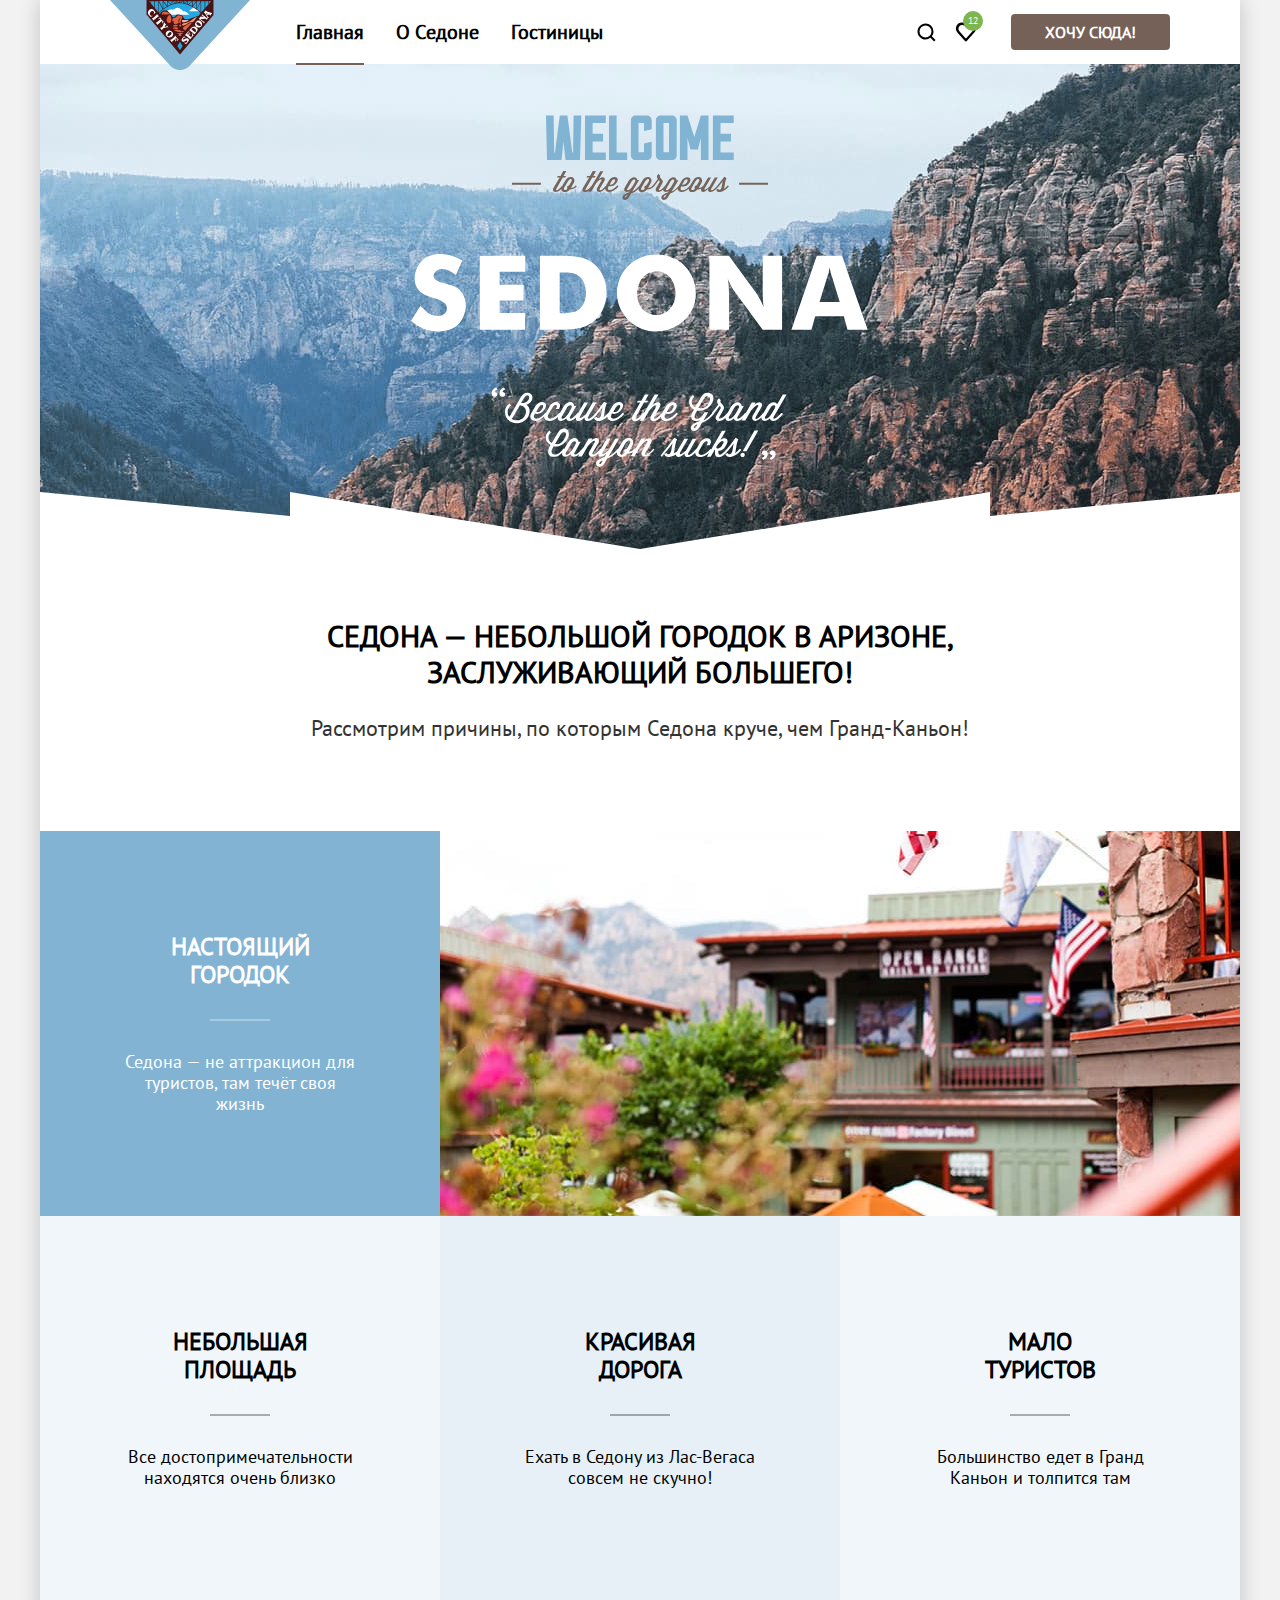
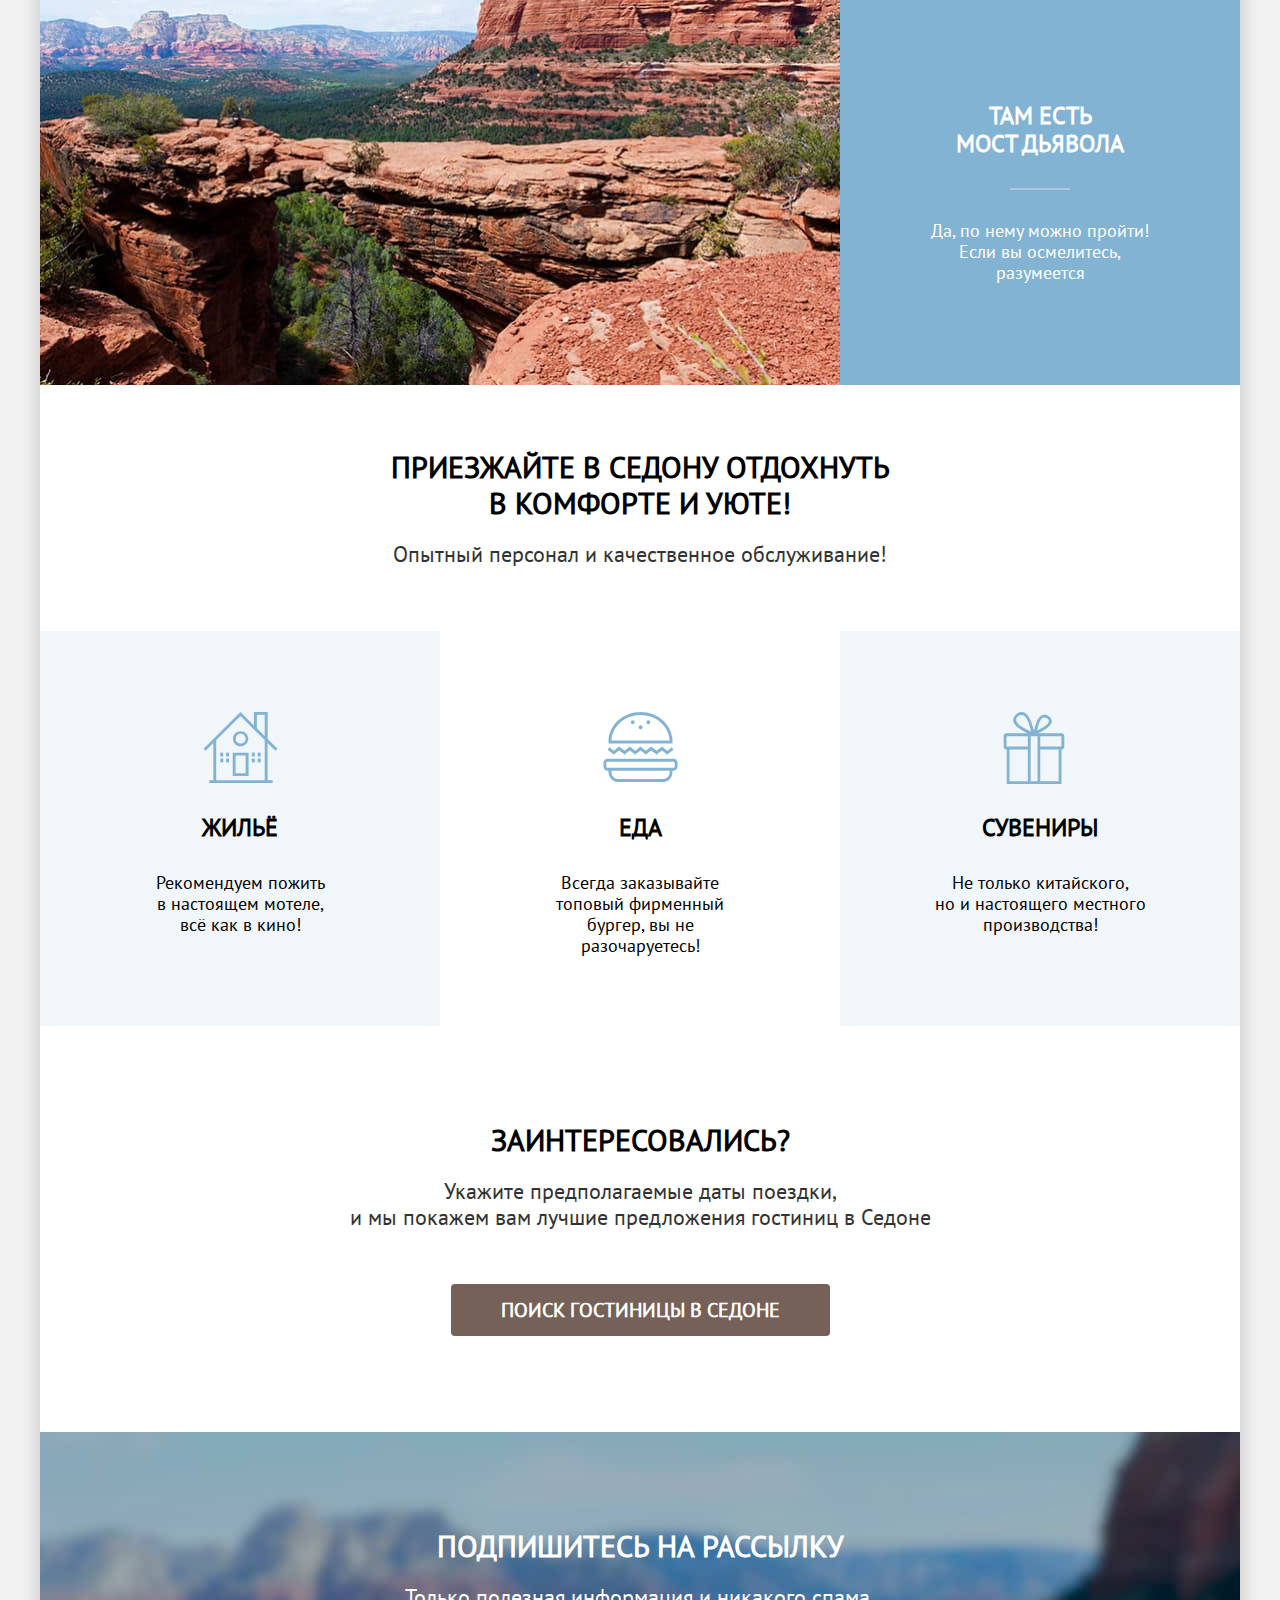
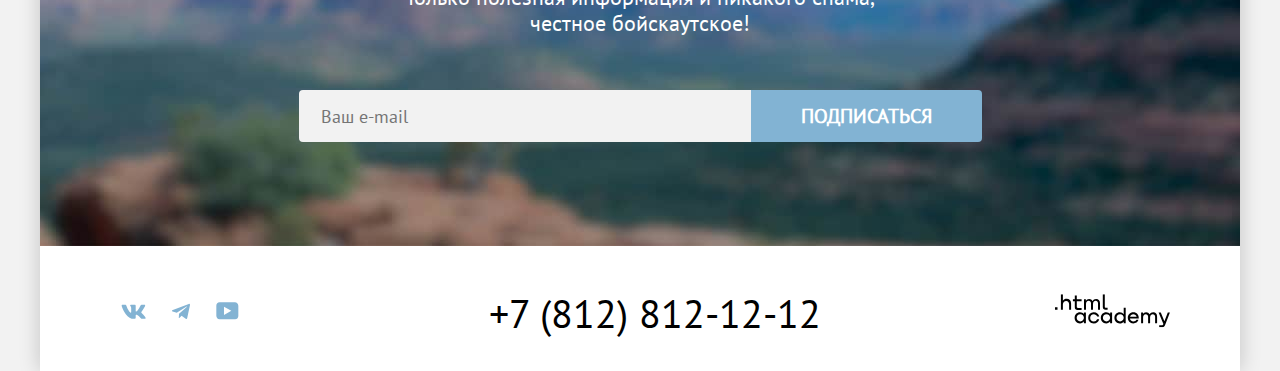
<file: index.html>
<!DOCTYPE html>
<html lang="ru">

<head>
  <meta charset="utf-8" />
  <meta name="viewport" content="width=device-width, initial-scale=1.0">
  <title>HTML Academy: Седона</title>
  <link rel="stylesheet" href="styles/styles.css" />
  <link rel="icon" href="favicon.ico">
  <link rel="icon" type="image/png" sizes="32x32" href="images/favicon.png">
</head>

<body>
  <div class="container">
    <!-- header -->
    <header class="header">
      <a class="header-logo" aria-current="page" href="index.html"><img src="images/logo.svg" class="logo-display"
          width="140" height="70" alt="Логотип сайта Седона" /></a>
      <nav class="header__navigation">
        <ul class="header__navigation-list">
          <li class="header__navigation-item">
            <a class="header__navigation-link header__navigation-link-current" aria-current="page"
              href="index.html">Главная</a>
          </li>
          <li class="header__navigation-item">
            <a class="header__navigation-link" href="#">О Cедоне</a>
          </li>
          <li class="header__navigation-item">
            <a class="header__navigation-link" href="catalog.html">Гостиницы</a>
          </li>
        </ul>
      </nav>
      <ul class="header__navigation-btn">
        <li class="header__navigation-icon">
          <a href="#" class="icon icon-search">
            <span class="visually-hidden">Поиск</span>
          </a>
        </li>
        <li class="header__navigation-icon">
          <a href="#" class="icon icon-favorites">
            <span class="visually-hidden">Избранное</span>
            <span class="header__navigation-favorites">12</span>
          </a>
        </li>
      </ul>
      <button class="button button__header" type="button">Хочу сюда!</button>
    </header>
    <!-- main -->
    <main class="main-inner">
      <section class="intro">
        <h1 class="visually-hidden">Седона - городок для отдыха</h1>
        <img class="intro__welcome" src="images/welcome/welcome.svg" width="458" height="352"
          alt="Добро пожаловать в великолепную Седону, потому что Гранд-Каньон — отстой!" />
      </section>
      <!-- advantages -->
      <section class="advantages">
        <div class="advantages__container">
          <p class="advantages__title"> Седона — небольшой городок в Аризоне, <span class="break">заслуживающий
              большего!</span></p>
          <h2 class="advantages__subtitle">Рассмотрим причины, по которым Седона круче, чем Гранд-Каньон!</h2>
        </div>
        <ul class="advantages__list">
          <li class="advantages__item advantages__item-wide">
            <div class="advantages__wrapper">
              <div class="advantages__item-wrapper">
                <h3 class="advantages__heading line-bottom">Настоящий городок</h3>
                <p class="advantages__text">Седона — не аттракцион для туристов, там течёт своя жизнь</p>
              </div>
              <img class="advantages__image" src="images/city.jpg" width="800" height="385"
                alt="Маленький городок Седона на фоне природы" />
            </div>
          </li>
          <li class="advantages__item">
            <h3 class="advantages__heading line-bottom line-bottom--dark">Небольшая площадь</h3>
            <p class="advantages__text">Все достопримечательности находятся очень близко</p>
          </li>
          <li class="advantages__item">
            <h3 class="advantages__heading line-bottom line-bottom--dark">Красивая<span class="break"></span>дорога</h3>
            <p class="advantages__text">Ехать в Седону из Лас-Вегаса совсем не скучно!</p>
          </li>
          <li class="advantages__item">
            <h3 class="advantages__heading line-bottom line-bottom--dark">Мало<span class="break"></span>туристов</h3>
            <p class="advantages__text">Большинство едет в Гранд Каньон и толпится там</p>
          </li>
          <li class="advantages__item advantages__item-wide">
            <div class="advantages__wrapper">
              <div class="advantages__item-wrapper">
                <h3 class="advantages__heading line-bottom">Там есть<span class="break"></span>мост дьявола</h3>
                <p class="advantages__text">Да, по нему можно пройти! Если вы осмелитесь, разумеется</p>
              </div>
              <img class="advantages__image advantages__image-bridge" src="images/bridge.jpg" width="800" height="385"
                alt="Мост дьявола из камней в каньоне на фоне гор" />
            </div>

          </li>
        </ul>
      </section>
      <!-- services -->
      <section class="services">
        <div class="services__wrapper">
          <h2 class="services__title">Приезжайте в Седону отдохнуть <span class="break">в комфорте и уюте!</span></h2>
          <p class="services__subtitle">Опытный персонал и качественное обслуживание!</p>
        </div>
        <ul class="services__list">
          <li class="services__item ">
            <h3 class="services__heading services__heading-home">Жильё</h3>
            <p class="services__text">Рекомендуем пожить <span class="break"></span> в настоящем мотеле, <span
                class="break"></span> всё как в кино!</p>
          </li>
          <li class="services__item services__item--light">
            <h3 class="services__heading services__heading-food">Еда</h3>
            <p class="services__text">Всегда заказывайте <span class="break"></span> топовый фирменный бургер, вы не
              разочаруетесь!</p>
          </li>
          <li class="services__item ">
            <h3 class="services__heading services__heading-souvenirs">Сувениры</h3>
            <p class="services__text">Не только китайского,<span class="break"></span> но и настоящего местного
              производства!</p>
          </li>
        </ul>
      </section>
      <!-- hotel-search -->
      <section class="hotel-search">
        <h2 class="visually-hidden">Поиск гостиниц</h2>
        <p class="hotel-search__title">Заинтересовались?</p>
        <p class="hotel-search__subtitle">Укажите предполагаемые даты поездки, <span class="break">и мы покажем вам
            лучшие предложения гостиниц в Седоне</span></p>
        <button class="button button_big" type="button">Поиск гостиницы в Седоне</button>
      </section>
      <!-- newsletter -->
      <section class="newsletter newsletter-background-image">
        <h2 class="newsletter__title">Подпишитесь на рассылку</h2>
        <p class="newsletter__subtitle">Только полезная информация и никакого спама, <span class="break"></span>честное
          бойскаутское!</p>
        <form class="newsletter__form" action="https://echo.htmlacademy.ru/" method="post">
          <label for="email" class="visually-hidden">Введите Вашу электронную почту</label>
          <input class="newsletter__form-input" type="email" name="newsletter-email" placeholder="Ваш e-mail" id="email"
            required />
          <button class="button button_submit" type="submit">Подписаться</button>
        </form>
      </section>

    </main>
    <!-- footer -->
    <footer class="footer">

      <section class="social">
        <h2 class="visually-hidden">Социальные сети</h2>
        <ul class="social__list">
          <li>
            <a class="social__link" href="https://vk.com/htmlacademy">
              <svg width="25" height="15" viewBox="0 0 25 15" xmlns="http://www.w3.org/2000/svg" aria-hidden="true"
                focusable="false">
                <path fill-rule="evenodd" clip-rule="evenodd"
                  d="M24.12 1.8c.16-.54 0-.94-.8-.94H20.7c-.67 0-.98.34-1.15.73 0 0-1.33 3.2-3.22 5.27-.61.6-.9.8-1.23.8-.16 0-.41-.2-.41-.75v-5.1c0-.66-.19-.95-.74-.95H9.82c-.42 0-.67.3-.67.59 0 .62.95.76 1.04 2.51v3.8c0 .83-.15.98-.48.98-.9 0-3.06-3.2-4.34-6.88-.25-.72-.5-1-1.18-1H1.57c-.75 0-.9.34-.9.73 0 .68.89 4.07 4.14 8.55 2.17 3.06 5.23 4.72 8 4.72 1.68 0 1.88-.37 1.88-1v-2.32c0-.74.16-.88.7-.88.38 0 1.05.19 2.6 1.66 1.79 1.75 2.08 2.54 3.08 2.54h2.63c.75 0 1.12-.37.9-1.1-.23-.72-1.08-1.77-2.2-3.02-.62-.71-1.54-1.48-1.82-1.86-.39-.5-.28-.71 0-1.15 0 0 3.2-4.42 3.54-5.93Z" />
              </svg>
              <span class="visually-hidden">Вконтакте</span>
            </a>
          </li>
          <li>
            <a class="social__link" href="https://t.me/htmlacademy">
              <svg width="18" height="17" viewBox="0 0 18 17" xmlns="http://www.w3.org/2000/svg" aria-hidden="true"
                focusable="false">
                <path
                  d="M16.79.96.84 7.1c-1.09.44-1.08 1.05-.2 1.32l4.1 1.28 9.47-5.98c.44-.27.85-.13.52.17l-7.68 6.93-.28 4.22c.41 0 .6-.2.83-.41l1.99-1.94 4.13 3.06c.77.42 1.31.2 1.5-.71l2.72-12.8c.28-1.1-.43-1.61-1.16-1.28Z" />
              </svg>
              <span class="visually-hidden">Телеграм</span>
            </a>
          </li>
          <li>
            <a class="social__link" href="https://www.youtube.com/user/htmlacademyru">
              <svg width="23" height="18" viewBox="0 0 23 18" xmlns="http://www.w3.org/2000/svg" aria-hidden="true"
                focusable="false">
                <path
                  d="M18.94.36H3.51C1.65.36.33 1.95.33 3.76v10.09c0 1.91 1.32 3.5 3.18 3.5h15.65c1.64 0 3.17-1.59 3.17-3.4V3.76c-.22-1.8-1.53-3.4-3.39-3.4ZM7.99 12.89V4.82l7.34 4.04-7.34 4.03Z" />
              </svg>
              <span class="visually-hidden">Ютуб</span>
            </a>
          </li>
        </ul>
      </section>

      <section class="telephone__number">
        <h2 class="visually-hidden">Контактный телефон</h2>
        <a class="footer-telephone__number" href="tel:+78128121212">+7 (812) 812-12-12</a>
      </section>

      <section class="partners">
        <h2 class="visually-hidden">Партнеры</h2>
        <a class="footer__logo" href="https://htmlacademy.ru/">
          <svg width="115" height="34" viewBox="0 0 115 34" xmlns="http://www.w3.org/2000/svg" role="img"
            aria-label="htmlacademy">
            <g clip-path="url(#a)">
              <path
                d="M0 13.26v2.6h2.5v-2.6H0ZM11.6 4.86c-1.6 0-2.8.7-3.6 1.7h-.1V.36h-2v15.5h2v-5.3c0-2.1 1.3-3.6 3.3-3.6 1.8 0 2.9 1.4 2.9 3.2v5.7h2v-6.1c.1-3-1.8-4.9-4.5-4.9ZM26.6 5.16h-4.8v-3.7h-2v3.8h-1.9v2h1.9v6c0 1.7 1 2.7 2.7 2.7h4.1v-2h-3.7c-.7 0-1.1-.4-1.1-1.1v-5.7h4.8v-2ZM41.1 4.96c-1.6 0-2.9.8-3.5 2.1h-.1c-.6-1.2-1.8-2.1-3.4-2.1-1.4 0-2.5.8-3.1 1.8h-.1v-1.6H29v10.6h2v-5.4c0-2 1-3.5 2.6-3.5 1.5 0 2.4 1 2.4 2.6v6.3h2v-5.6c0-2.4 1.4-3.3 2.6-3.3 1.5 0 2.4 1 2.4 2.6v6.3h2v-6.5c.1-2.5-1.4-4.3-3.9-4.3ZM47.8 13.06c0 1.7 1 2.7 2.8 2.7h2v-2h-1.7c-.7 0-1.1-.4-1.1-1.1V.36h-2v12.7ZM28.9 20.06c-.9-1.1-2.2-1.8-3.9-1.8-3.1 0-5.4 2.3-5.4 5.6s2.3 5.6 5.4 5.6c1.8 0 3-.8 3.8-1.9h.1v1.6h2v-10.6h-2v1.5Zm-3.6 7.4c-2.2 0-3.6-1.6-3.6-3.6s1.4-3.6 3.6-3.6 3.6 1.6 3.6 3.6c0 1.9-1.4 3.6-3.6 3.6ZM44.2 22.36c-.5-2.4-2.6-4.1-5.4-4.1a5.4 5.4 0 0 0-5.6 5.6c0 3.1 2.2 5.6 5.6 5.6 2.8 0 4.9-1.8 5.4-4.2h-2.1a3.4 3.4 0 0 1-3.3 2.3c-2.2 0-3.6-1.6-3.6-3.6s1.4-3.6 3.6-3.6c1.6 0 2.8 1 3.3 2.2h2.1v-.2ZM55.1 20.06c-.9-1.1-2.2-1.8-3.9-1.8-3.1 0-5.4 2.3-5.4 5.6s2.3 5.6 5.4 5.6c1.8 0 3-.8 3.8-1.9h.1v1.6h2v-10.6h-2v1.5Zm-3.6 7.4c-2.2 0-3.6-1.6-3.6-3.6s1.4-3.6 3.6-3.6 3.6 1.6 3.6 3.6c0 1.9-1.5 3.6-3.6 3.6ZM68.7 20.16c-.9-1.1-2.2-1.9-3.9-1.9-3.1 0-5.4 2.3-5.4 5.6s2.2 5.6 5.4 5.6c1.7 0 3-.8 3.8-1.8h.1v1.5h2v-15.4h-2v6.4Zm-3.6 7.3c-2.2 0-3.6-1.6-3.6-3.6s1.4-3.6 3.6-3.6 3.6 1.6 3.6 3.6c-.1 2-1.5 3.6-3.6 3.6ZM78.3 18.26c-3.3 0-5.5 2.5-5.5 5.6 0 3 2.1 5.6 5.5 5.6 2.5 0 4.5-1.3 5.2-3.6h-2.1c-.5 1-1.6 1.6-3 1.6-1.9 0-3.3-1.3-3.4-2.9h8.8c.2-3.6-2-6.3-5.5-6.3Zm0 1.9c1.7 0 3 1 3.3 2.6h-6.5c.3-1.5 1.5-2.6 3.2-2.6ZM98.2 18.26c-1.6 0-2.9.8-3.6 2h-.1c-.6-1.2-1.8-2-3.4-2-1.4 0-2.5.7-3.1 1.8v-1.5h-1.9v10.6h2v-5.4c0-2 1-3.4 2.6-3.5 1.5 0 2.4 1 2.4 2.6v6.3h2v-5.6c0-2.4 1.4-3.3 2.6-3.3 1.5 0 2.4 1 2.4 2.6v6.3h2v-6.5c.1-2.6-1.4-4.4-3.9-4.4ZM109.4 27.36l-3.6-8.9h-2.2l4.8 11.6c-.3.9-.7 1.2-1.7 1.2h-2.5v2h2.5c1.8 0 2.8-.8 3.5-2.6l4.7-12.2h-2.1l-3.4 8.9Z" />
            </g>
            <defs>
              <clipPath id="a">
                <path fill="#fff" transform="translate(0 .36)" d="M0 0h115v33H0z" />
              </clipPath>
            </defs>
          </svg>
        </a>
      </section>
    </footer>
  </div>

  <!-- Модальное окно -->
  <div class="modal-container modal-container-close">
    <div class="modal modal-search">
      <button class="modal-close-button" type="button">
        <span class="visually-hidden">Закрыть</span>
        <svg width="20" height="20" viewBox="0 0 20 20" fill="currentColor" xmlns="http://www.w3.org/2000/svg" role="img">
          <path d="M17 4.3 15.7 3 10 8.7 4.3 3 3 4.3 8.7 10 3 15.7 4.3 17l5.7-5.7 5.7 5.7 1.3-1.3-5.7-5.7L17 4.3Z" />
        </svg>
      </button>
      <section class="modal-content">
        <h2 class="modal-title">Поиск гостиницы в Седоне</h2>
        <form class="search-form" action="https://echo.htmlacademy.ru/" method="get">

          <p class="search-wrapper">
            <label class="search-label" for="arrival-date">Дата заезда:</label>
            <input class="field field-search" type="text" name="arrival-date" placeholder="Укажите дату"
              value="27 апреля 2020" id="arrival-date" />
          </p>
          <p class="search-text past">Мы не можем отправить вас в прошлое.</p>

          <p class="search-wrapper">
            <label class="search-label search-label--departure" for="departure-date">Дата выезда:</label>
            <input class="field field-search" type="text" name="departure-date" placeholder="Укажите дату"
              value="1 сентября 2023" id="departure-date" />
          </p>
          <p class="search-text">На эти даты есть свободные номера. Пока есть.</p>

          <div class="search-flex-container">
            <p class="search-wrapper search-wrapper--short">
              <label class="search-label search-label-short" for="adults">Взрослые:</label>
              <button class="button-amount button-minus" type="button">
                <span class="visually-hidden">Уменьшить количество</span>
                <svg width="20" height="20" viewBox="0 0 20 20" fill="currentColor" xmlns="http://www.w3.org/2000/svg" role="img">
                  <path d="M3 9v2h14V9H3Z" /></svg>
              </button>
              <input class="field field-search-short" type="number" name="adults" id="adults" value="2" min="1"
                max="15" />
              <button class="button-amount button-plus" type="button">
                <span class="visually-hidden">Увеличить количество</span>
                <svg width="20" height="20" viewBox="0 0 20 20" fill="currentColor" xmlns="http://www.w3.org/2000/svg" role="img">
                  <path d="M17 9h-6V3H9v6H3v2h6v6h2v-6h6V9Z" /></svg>
              </button>
            </p>
            <p class="search-wrapper">
              <span class="search-label form-label-icon">
                <label class="search-label search-label-short search-label-info" for="kids">Дети:</label>
                <span class="tooltip">
                  <button class="tooltip-toggle" type="button" id="tooltip-label-kids">
                    <span class="visually-hidden">Информационная кнопка</span>
                    <svg class="tooltip-icon" width="26" height="26" viewBox="0 0 26 26" fill="none" role="img"
                      xmlns="http://www.w3.org/2000/svg">
                      <circle cx="13" cy="13" r="13" />
                      <path fill-rule="evenodd" clip-rule="evenodd" d="M12 7H14V9H12V7ZM14 19H12V10H14V19Z"
                        fill="white" />
                    </svg>
                  </button>
                  <span class="tooltip-text" role="tooltip" aria-labelledby="tooltip-label-kids">Укажите количество
                    детей,<span class="break"></span> которые будут с вами, возраст которых от 6 до 18 лет.Дети<span
                      class="break"></span> до 6 лет размещаются<span class="break"></span> бесплатно.</span>
                </span>
              </span>
              <button class="button-amount button-minus" type="button">
                <span class="visually-hidden">Уменьшить количество</span>
                <svg width="20" height="20" viewBox="0 0 20 20" fill="currentColor" xmlns="http://www.w3.org/2000/svg" role="img">
                  <path d="M3 9v2h14V9H3Z" /></svg>
              </button>
              <input class="field field-search-short" type="number" name="kids" id="kids" value="2" min="0" max="20" />
              <button class="button-amount button-plus" type="button">
                <span class="visually-hidden">Увеличить количество</span>
                <svg width="20" height="20" viewBox="0 0 20 20" fill="currentColor" xmlns="http://www.w3.org/2000/svg" role="img">
                  <path d="M17 9h-6V3H9v6H3v2h6v6h2v-6h6V9Z" /></svg>
              </button>
            </p>
          </div>
          <button class="button button-white button-white-search" type="submit">Найти</button>
        </form>
      </section>
    </div>
  </div>

</body>

</html>
</file>
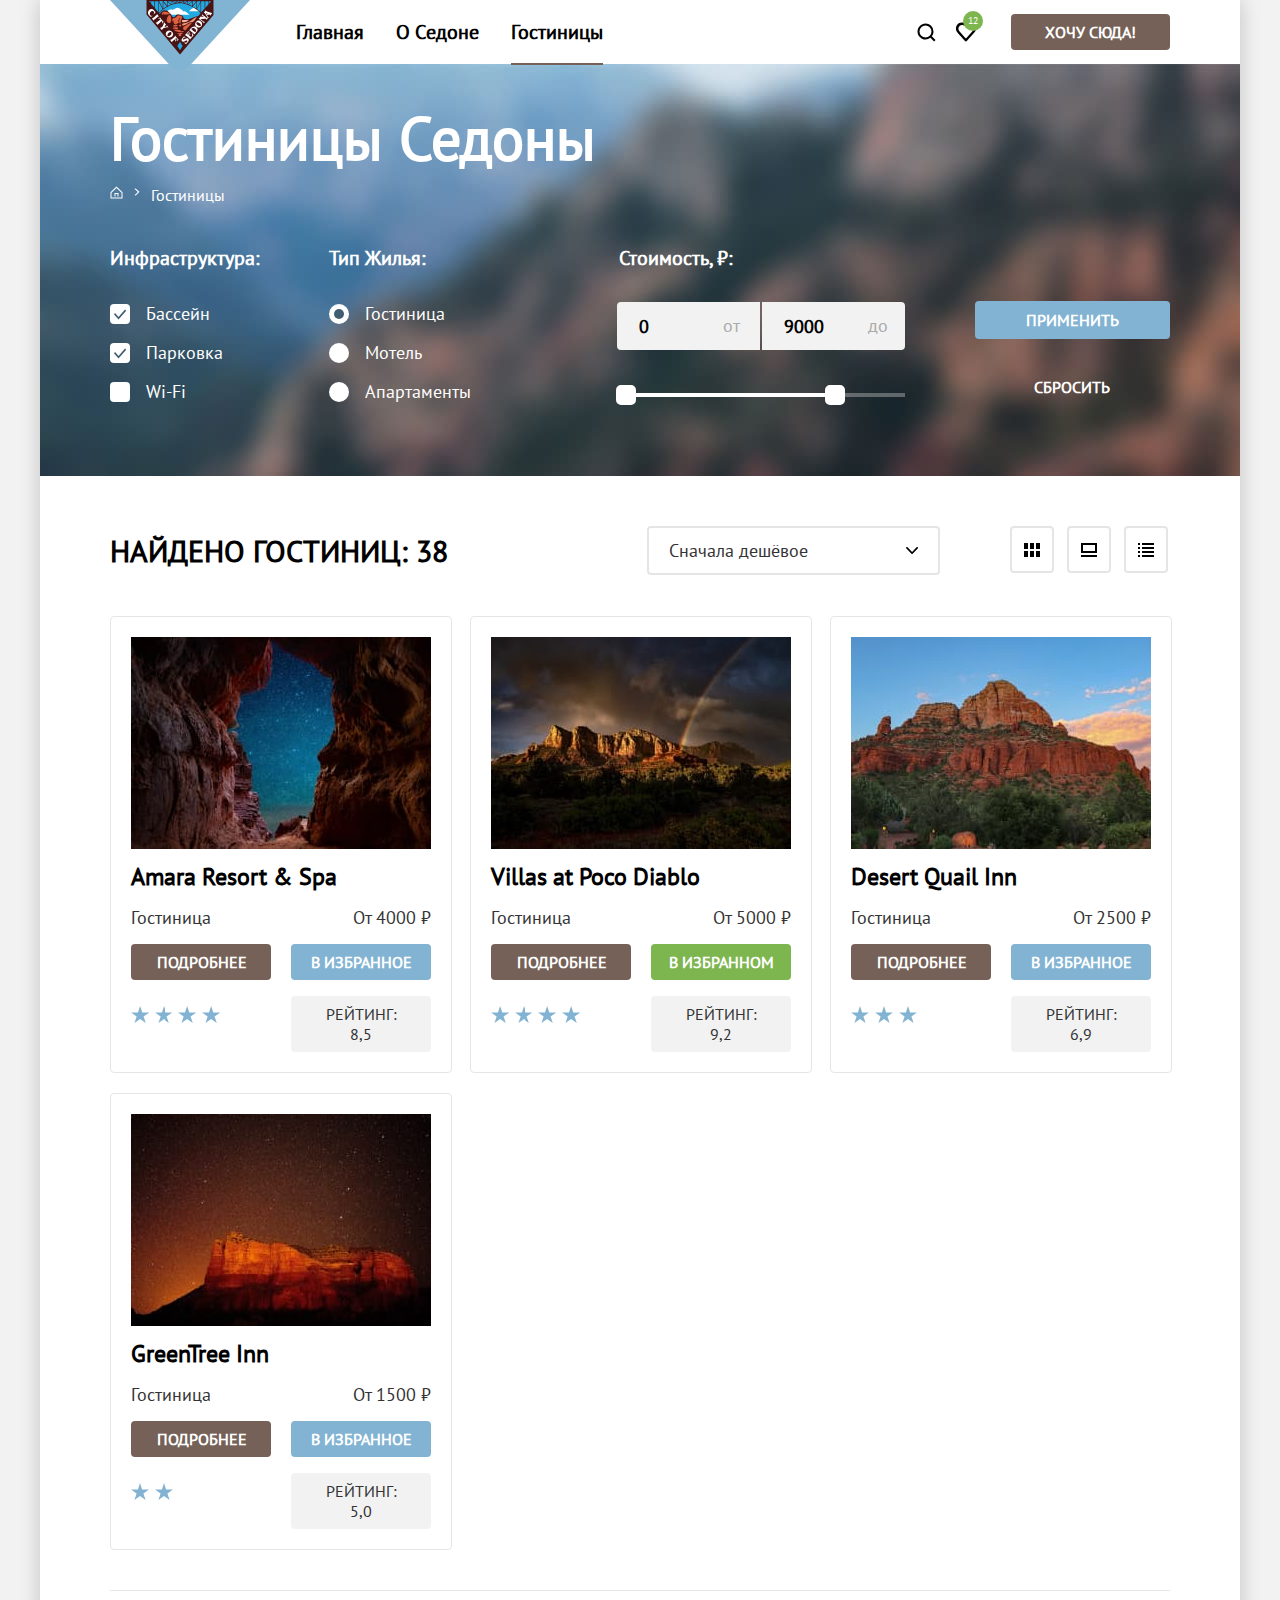
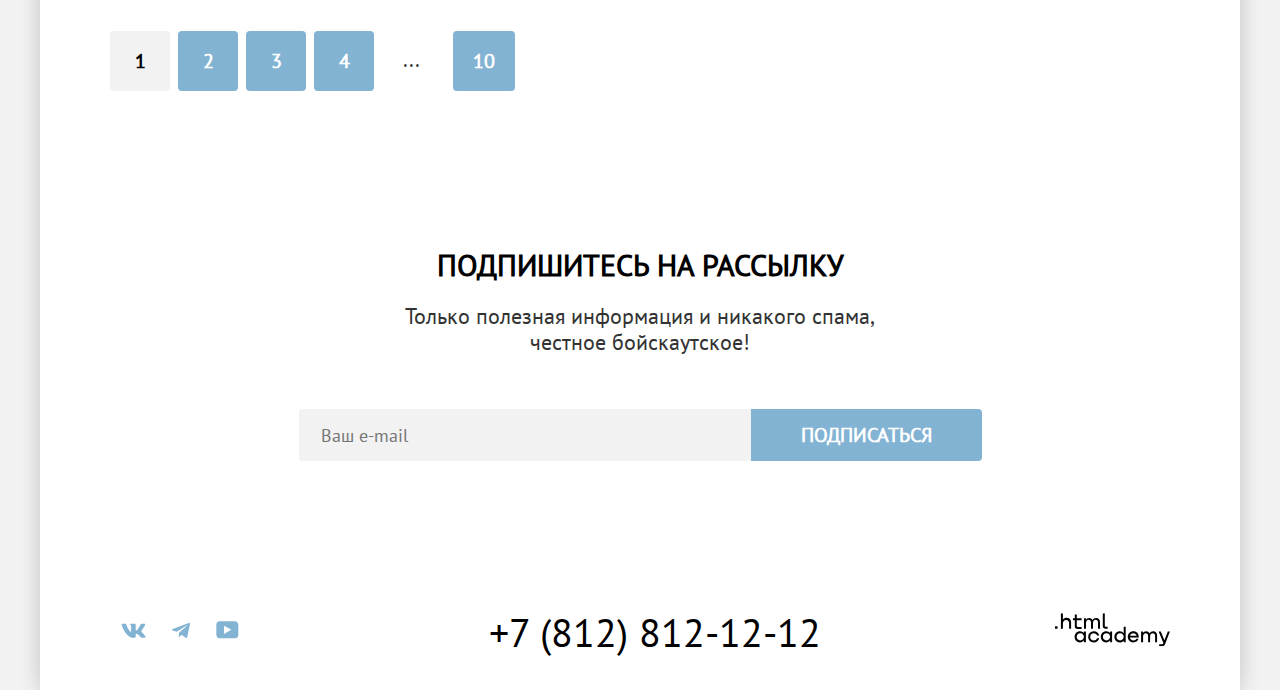
<file: catalog.html>
<!DOCTYPE html>
<html lang="ru">

<head>
  <meta charset="utf-8" />
  <meta name="viewport" content="width=device-width, initial-scale=1.0">
  <title>HTML Academy: Гостиницы Седоны</title>
  <link rel="stylesheet" href="styles/styles.css" />
  <link rel="icon" href="favicon.ico">
  <link rel="icon" type="image/png" sizes="32x32" href="images/favicon.png">
</head>

<body>
  <div class="container">
    <!-- header -->
    <header class="header">
      <a class="header-logo" href="index.html">
        <img class="logo-display" src="images/logo.svg" width="140" height="70" alt="Логотип сайта Седона">
      </a>
      <nav class="header__navigation">
        <ul class="header__navigation-list">
          <li class="header__navigation-item">
            <a class="header__navigation-link" href="index.html">Главная</a>
          </li>
          <li class="header__navigation-item">
            <a class="header__navigation-link" href="#">О Cедоне</a>
          </li>
          <li class="header__navigation-item">
            <a class="header__navigation-link header__navigation-link-current" aria-current="page"
              href="catalog.html">Гостиницы</a>
          </li>
        </ul>
      </nav>
      <ul class="header__navigation-btn">
        <li class="header__navigation-icon">
          <a href="#" class="icon icon-search">
            <span class="visually-hidden">Поиск</span>
          </a>
        </li>
        <li class="header__navigation-icon">
          <a href="#" class="icon icon-favorites">
            <span class="visually-hidden">Избранное</span>
            <span class="header__navigation-favorites">12</span>
          </a>
        </li>
      </ul>
      <button class="button button__header" type="button">Хочу сюда!</button>
    </header>
    <!-- main -->
    <main class="main-catalog">

      <section class="catalog ">
        <!-- breadcrumbs -->
        <div class="catalog__background-image">
          <h1 class="catalog__header">Гостиницы Седоны</h1>
          <ol class="breadcrumbs">
            <li class="breadcrumbs-item">
              <a class="breadcrumbs-link breadcrumbs-link-home" href="index.html">
                <span class="visually-hidden">Главная страница</span>
              </a>
            </li>
            <li class="breadcrumbs-item">
              <a class="breadcrumbs-link" aria-current="page" href="catalog.html">Гостиницы</a>
            </li>
          </ol>

          <form class="catalog-filter" action="https://echo.htmlacademy.ru/" method="post">
            <fieldset class="catalog-filter__group">
              <legend class="catalog-filter__title">Инфраструктура:</legend>
              <ul class="catalog-filter__list">
                <li class="catalog-filter__item">
                  <label class="label-control" for="pool">
                    <input class="control-input visually-hidden" type="checkbox" name="pool" id="pool" checked />
                    <span class="control-mark"></span>
                    <span class="control-label">Бассейн</span>
                  </label>
                </li>
                <li class="catalog-filter__item">
                  <label class="label-control" for="parking">
                    <input class="control-input visually-hidden" type="checkbox" name="parking" id="parking" checked />
                    <span class="control-mark"></span>
                    <span class="control-label">Парковка</span>
                  </label>
                </li>
                <li class="catalog-filter__item">
                  <label class="label-control" for="WiFi">
                    <input class="control-input visually-hidden" type="checkbox" name="WiFi" id="WiFi" />
                    <span class="control-mark"></span>
                    <span class="control-label">Wi-Fi</span>
                  </label>
                </li>
              </ul>
            </fieldset>

            <fieldset class="catalog-filter__group">
              <legend class="catalog-filter__title">Тип жилья:</legend>
              <ul class="catalog-filter__list">
                <li class="catalog-filter__item">
                  <label class="label-control" for="hotel">
                    <input class="control-input visually-hidden" type="radio" name="type-of-housing" value="hotel" id="hotel" checked />
                    <span class="control-dot"></span>
                    <span class="control-label">Гостиница</span>
                  </label>
                </li>
                <li class="catalog-filter__item">
                  <label class="label-control" for="motel">
                    <input class="control-input visually-hidden" type="radio" name="type-of-housing" value="motel" id="motel"/>
                    <span class="control-dot"></span>
                    <span class="control-label">Мотель</span>
                  </label>
                </li>
                <li class="catalog-filter__item">
                  <label class="label-control" for="apartments">
                    <input class="control-input visually-hidden" type="radio" name="type-of-housing"
                      value="apartments" id="apartments"/>
                    <span class="control-dot"></span>
                    <span class="control-label">Апартаменты</span>
                  </label>
                </li>
              </ul>
            </fieldset>

            <fieldset class="catalog-filter__price__wrapper">
              <legend class="catalog-filter__price-header">Стоимость, ₽:</legend>
              <div class="catalog-field-wrapper">
                <label class="field__wrapper" for="min_price">
                  <span class="visually-hidden">минимальная стоимость</span>
                  <span class="filed-placeholder">от</span>
                  <input class="field" type="number" value="0" id="min_price" min="0" max="9000" />
                </label>
                <label class="field__wrapper" for="max_price">
                  <span class="visually-hidden">максимальная стоимость</span>
                  <span class="filed-placeholder">до</span>
                  <input class="field field--to" type="number" value="9000" id="max_price" min="0" max="9000" />
                </label>
              </div>
              <div class="range-scale">
                <div class="range-bar" style="left: 0; width: 226px;">
                  <button class="range-toggle range-toggle-min" type="button"></button>
                  <button class="range-toggle range-toggle-max" type="button"></button>
                </div>
              </div>
            </fieldset>
            <div class="catalog-button__wrapper">
              <button class="button button-white" type="submit">Применить</button>
              <button class="button button-transparent" type="reset">Сбросить</button>
            </div>
          </form>
        </div>

        <div class="sorting__wrapper">
          <h2 class="sorting__tittle">Найдено гостиниц: 38</h2>
          <label class="sorting__category">
            <select class="select-control" aria-label="Сортировка">
              <option value="cheap">Сначала дешёвое</option>
              <option value="popular">Сначала популярное</option>
              <option value="expensive">Сначала дорогое</option>
            </select>
          </label>

          <ul class="sorting__show">
            <li>
              <a class="sorting__image sorting__image-cards" href="#">
                <span class="visually-hidden">Показать в виде карточек</span>
              </a>
            </li>
            <li>
              <a class="sorting__image sorting__image-large" href="#">
                <span class="visually-hidden">Показать в расширенном виде</span>
              </a>
            </li>
            <li>
              <a class="sorting__image sorting__image-list" href="#">
                <span class="visually-hidden">Показать в виде списка</span>
              </a>
            </li>
          </ul>
        </div>
        <!-- catalog-hotels__list -->
        <ul class="catalog-hotels__list">

          <li class="catalog-hotels__item">
            <a class="catalog-hotels__link" href="#">
              <img class="catalog-hotels__image" src="images/catalog/hotel-1.jpg" width="300" height="212"
                alt="Amara Resort & Spa" />
              <h3 class="catalog-hotels__tittle">Amara Resort &amp; Spa</h3>
            </a>
            <span class="catalog-hotels__type">Гостиница</span>
            <span class="catalog-filter__price">От 4000 ₽</span>
            <a class="button catalog-filter__button" href="#">подробнее</a>
            <button class="button catalog-filter__favorites " type="button">в избранное</button>
            <div class="star star-4" role="img" aria-label="4 звезды"></div>
            <span class="hotels-rating">Рейтинг: 8,5</span>
          </li>

          <li class="catalog-hotels__item">
            <a class="catalog-hotels__link" href="#">
              <img class="catalog-hotels__image" src="images/catalog/hotel-2.jpg" width="300" height="212"
                alt="Villas at Poco Diablo" />
              <h3 class="catalog-hotels__tittle">Villas at Poco Diablo</h3>
            </a>
            <span class="catalog-hotels__type">Гостиница</span>
            <span class="catalog-filter__price">От 5000 ₽</span>
            <a class="button catalog-filter__button" href="#">подробнее</a>
            <button class="button catalog-filter__favorites current-favorites" type="button">в избранном</button>
            <div class="star star-4" role="img" aria-label="4 звезды"></div>
            <span class="hotels-rating">Рейтинг: 9,2</span>
          </li>

          <li class="catalog-hotels__item">
            <a class="catalog-hotels__link" href="#">
              <img class="catalog-hotels__image" src="images/catalog/hotel-3.jpg" width="300" height="212"
                alt="Desert Quail Inn" />
              <h3 class="catalog-hotels__tittle">Desert Quail Inn</h3>
            </a>
            <span class="catalog-hotels__type">Гостиница</span>
            <span class="catalog-filter__price">От 2500 ₽</span>
            <a class="button catalog-filter__button" href="#">подробнее</a>
            <button class="button catalog-filter__favorites" type="button">в избранное</button>
            <div class="star star-3" role="img" aria-label="3 звезды"></div>
            <span class="hotels-rating">Рейтинг: 6,9</span>
          </li>

          <li class="catalog-hotels__item">
            <a class="catalog-hotels__link" href="#">
              <img class="catalog-hotels__image" src="images/catalog/hotel-4.jpg" width="300" height="212"
                alt="GreenTree Inn" />
              <h3 class="catalog-hotels__tittle">GreenTree Inn</h3>
            </a>
            <span class="catalog-hotels__type">Гостиница</span>
            <span class="catalog-filter__price">От 1500 ₽</span>
            <a class="button catalog-filter__button" href="#">подробнее</a>
            <button class="button catalog-filter__favorites" type="button">в избранное</button>
            <div class="star star-2" role="img" aria-label="2 звезды"></div>
            <span class="hotels-rating">Рейтинг: 5,0</span>
          </li>
        </ul>

        <!-- pagination -->
          <ol class="pagination">
            <li>
              <a class="pagination-link pagination-current" aria-current="page" href="catalog.html"
                title="Вы на первой странице">1</a>
            </li>
            <li>
              <a class="pagination-link" href="#">2</a>
            </li>
            <li>
              <a class="pagination-link" href="#">3</a>
            </li>
            <li>
              <a class="pagination-link" href="#">4</a>
            </li>
            <li><a class="pagination-ellipsis">...</a></li>
            <li value="10"><a class="pagination-link" href="#">10</a></li>
          </ol>

      </section>
      <!-- newsletter -->
      <section class="newsletter">
        <h2 class="newsletter__title newsletter__title-catalog">Подпишитесь на рассылку</h2>
        <p class="newsletter__subtitle newsletter__subtitle-catalog">Только полезная информация и никакого спама, <span
            class="break"></span>честное бойскаутское!</p>
        <form class="newsletter__form" action="https://echo.htmlacademy.ru/" method="post">
          <label for="email" class="visually-hidden">Ваш e-mail</label>
          <input type="email" name="newsletter-email" placeholder="Ваш e-mail" id="email" required
            class="newsletter__form-input" />
          <button class="button button_submit" type="submit">Подписаться</button>
        </form>
      </section>

    </main>
    <!-- footer -->
    <footer class="footer">

      <section class="social">
        <h2 class="visually-hidden">Социальные сети</h2>
        <ul class="social__list">
          <li>
            <a class="social__link" href="https://vk.com/htmlacademy">
              <svg width="25" height="15" viewBox="0 0 25 15" xmlns="http://www.w3.org/2000/svg" aria-hidden="true"
                focusable="false">
                <path fill-rule="evenodd" clip-rule="evenodd"
                  d="M24.12 1.8c.16-.54 0-.94-.8-.94H20.7c-.67 0-.98.34-1.15.73 0 0-1.33 3.2-3.22 5.27-.61.6-.9.8-1.23.8-.16 0-.41-.2-.41-.75v-5.1c0-.66-.19-.95-.74-.95H9.82c-.42 0-.67.3-.67.59 0 .62.95.76 1.04 2.51v3.8c0 .83-.15.98-.48.98-.9 0-3.06-3.2-4.34-6.88-.25-.72-.5-1-1.18-1H1.57c-.75 0-.9.34-.9.73 0 .68.89 4.07 4.14 8.55 2.17 3.06 5.23 4.72 8 4.72 1.68 0 1.88-.37 1.88-1v-2.32c0-.74.16-.88.7-.88.38 0 1.05.19 2.6 1.66 1.79 1.75 2.08 2.54 3.08 2.54h2.63c.75 0 1.12-.37.9-1.1-.23-.72-1.08-1.77-2.2-3.02-.62-.71-1.54-1.48-1.82-1.86-.39-.5-.28-.71 0-1.15 0 0 3.2-4.42 3.54-5.93Z" />
                </svg>
              <span class="visually-hidden">Иконка Вконтакте</span>
            </a>
          </li>
          <li>
            <a class="social__link" href="https://t.me/htmlacademy">
              <svg width="18" height="17" viewBox="0 0 18 17" xmlns="http://www.w3.org/2000/svg" aria-hidden="true"
                focusable="false">
                <path
                  d="M16.79.96.84 7.1c-1.09.44-1.08 1.05-.2 1.32l4.1 1.28 9.47-5.98c.44-.27.85-.13.52.17l-7.68 6.93-.28 4.22c.41 0 .6-.2.83-.41l1.99-1.94 4.13 3.06c.77.42 1.31.2 1.5-.71l2.72-12.8c.28-1.1-.43-1.61-1.16-1.28Z" />
                </svg>
              <span class="visually-hidden">Иконка Телеграма</span>
            </a>
          </li>
          <li>
            <a class="social__link" href="https://www.youtube.com/user/htmlacademyru">
              <svg width="23" height="18" viewBox="0 0 23 18" xmlns="http://www.w3.org/2000/svg" aria-hidden="true"
                focusable="false">
                <path
                  d="M18.94.36H3.51C1.65.36.33 1.95.33 3.76v10.09c0 1.91 1.32 3.5 3.18 3.5h15.65c1.64 0 3.17-1.59 3.17-3.4V3.76c-.22-1.8-1.53-3.4-3.39-3.4ZM7.99 12.89V4.82l7.34 4.04-7.34 4.03Z" />
                </svg>
              <span class="visually-hidden">Иконка Ютуб</span>
            </a>
          </li>
        </ul>
      </section>

      <section class="telephone__number">
        <h2 class="visually-hidden">Контактный телефон</h2>
        <a class="footer-telephone__number" href="tel:+78128121212">+7 (812) 812-12-12</a>
      </section>

      <section class="partners">
        <h2 class="visually-hidden">Партнеры</h2>
        <a class="footer__logo" href="https://htmlacademy.ru/">
          <svg width="115" height="34" viewBox="0 0 115 34" xmlns="http://www.w3.org/2000/svg" role="img"
            aria-label="htmlacademy">
            <g clip-path="url(#a)">
              <path
                d="M0 13.26v2.6h2.5v-2.6H0ZM11.6 4.86c-1.6 0-2.8.7-3.6 1.7h-.1V.36h-2v15.5h2v-5.3c0-2.1 1.3-3.6 3.3-3.6 1.8 0 2.9 1.4 2.9 3.2v5.7h2v-6.1c.1-3-1.8-4.9-4.5-4.9ZM26.6 5.16h-4.8v-3.7h-2v3.8h-1.9v2h1.9v6c0 1.7 1 2.7 2.7 2.7h4.1v-2h-3.7c-.7 0-1.1-.4-1.1-1.1v-5.7h4.8v-2ZM41.1 4.96c-1.6 0-2.9.8-3.5 2.1h-.1c-.6-1.2-1.8-2.1-3.4-2.1-1.4 0-2.5.8-3.1 1.8h-.1v-1.6H29v10.6h2v-5.4c0-2 1-3.5 2.6-3.5 1.5 0 2.4 1 2.4 2.6v6.3h2v-5.6c0-2.4 1.4-3.3 2.6-3.3 1.5 0 2.4 1 2.4 2.6v6.3h2v-6.5c.1-2.5-1.4-4.3-3.9-4.3ZM47.8 13.06c0 1.7 1 2.7 2.8 2.7h2v-2h-1.7c-.7 0-1.1-.4-1.1-1.1V.36h-2v12.7ZM28.9 20.06c-.9-1.1-2.2-1.8-3.9-1.8-3.1 0-5.4 2.3-5.4 5.6s2.3 5.6 5.4 5.6c1.8 0 3-.8 3.8-1.9h.1v1.6h2v-10.6h-2v1.5Zm-3.6 7.4c-2.2 0-3.6-1.6-3.6-3.6s1.4-3.6 3.6-3.6 3.6 1.6 3.6 3.6c0 1.9-1.4 3.6-3.6 3.6ZM44.2 22.36c-.5-2.4-2.6-4.1-5.4-4.1a5.4 5.4 0 0 0-5.6 5.6c0 3.1 2.2 5.6 5.6 5.6 2.8 0 4.9-1.8 5.4-4.2h-2.1a3.4 3.4 0 0 1-3.3 2.3c-2.2 0-3.6-1.6-3.6-3.6s1.4-3.6 3.6-3.6c1.6 0 2.8 1 3.3 2.2h2.1v-.2ZM55.1 20.06c-.9-1.1-2.2-1.8-3.9-1.8-3.1 0-5.4 2.3-5.4 5.6s2.3 5.6 5.4 5.6c1.8 0 3-.8 3.8-1.9h.1v1.6h2v-10.6h-2v1.5Zm-3.6 7.4c-2.2 0-3.6-1.6-3.6-3.6s1.4-3.6 3.6-3.6 3.6 1.6 3.6 3.6c0 1.9-1.5 3.6-3.6 3.6ZM68.7 20.16c-.9-1.1-2.2-1.9-3.9-1.9-3.1 0-5.4 2.3-5.4 5.6s2.2 5.6 5.4 5.6c1.7 0 3-.8 3.8-1.8h.1v1.5h2v-15.4h-2v6.4Zm-3.6 7.3c-2.2 0-3.6-1.6-3.6-3.6s1.4-3.6 3.6-3.6 3.6 1.6 3.6 3.6c-.1 2-1.5 3.6-3.6 3.6ZM78.3 18.26c-3.3 0-5.5 2.5-5.5 5.6 0 3 2.1 5.6 5.5 5.6 2.5 0 4.5-1.3 5.2-3.6h-2.1c-.5 1-1.6 1.6-3 1.6-1.9 0-3.3-1.3-3.4-2.9h8.8c.2-3.6-2-6.3-5.5-6.3Zm0 1.9c1.7 0 3 1 3.3 2.6h-6.5c.3-1.5 1.5-2.6 3.2-2.6ZM98.2 18.26c-1.6 0-2.9.8-3.6 2h-.1c-.6-1.2-1.8-2-3.4-2-1.4 0-2.5.7-3.1 1.8v-1.5h-1.9v10.6h2v-5.4c0-2 1-3.4 2.6-3.5 1.5 0 2.4 1 2.4 2.6v6.3h2v-5.6c0-2.4 1.4-3.3 2.6-3.3 1.5 0 2.4 1 2.4 2.6v6.3h2v-6.5c.1-2.6-1.4-4.4-3.9-4.4ZM109.4 27.36l-3.6-8.9h-2.2l4.8 11.6c-.3.9-.7 1.2-1.7 1.2h-2.5v2h2.5c1.8 0 2.8-.8 3.5-2.6l4.7-12.2h-2.1l-3.4 8.9Z" />
            </g>
            <defs>
              <clipPath id="a">
                <path fill="#fff" transform="translate(0 .36)" d="M0 0h115v33H0z" />
              </clipPath>
            </defs>
          </svg>
        </a>
      </section>
    </footer>
  </div>
</body>

</html>
</file>
<file: styles/styles.css>
@font-face {
  font-family: "PT Sans";
  src: url("../fonts/ptsans-400.woff2") format("woff2");
  font-weight: 400;
  font-style: normal;
  font-display: swap;
}

@font-face {
  font-family: "PTSans";
  src: url("../fonts/ptsans-700.woff2") format("woff2");
  font-weight: 700;
  font-style: normal;
  font-display: swap;
}

html {
  height: 100%;
  margin: 0;
  padding: 0;
}

body {
  font-family: "PT Sans", "Arial", sans-serif;
  font-weight: 400;
  font-size: 22px;
  line-height: 26px;
  color: #333333;
  background-color: #f2f2f2;
  margin: 0;
  padding: 0;
  height: 100%;
  min-width: 1280px;
}

img {
  max-width: 100%;
  height: auto;
  object-fit: contain;
}

.container{
  width: 1200px;
  margin: 0 auto;
  background-color: #ffffff;
  box-shadow: 0 0 20px rgba(0,0,0, 0.2);
  display: flex;
  flex-direction: column;
  min-height: 100%;
}

.button {
  font-family: inherit;
  font-weight: 700;
  font-size: 16px;
  line-height: 20px;
  text-transform: uppercase;
  text-align: center;
  color: #ffffff;
  background-color: #756157;
  border: none;
  border-radius: 4px;
  display: inline-block;
  appearance: none;
  text-decoration: none;
  margin: 0;
  padding: 0;
  cursor: pointer;
  transition: background-color 0.3s;
}

.button:not(:disabled):hover {
  background-color: #615048;
}

.button:not(:disabled):active {
  background-color: #756157;
  color: rgb(255, 255, 255, 0.3);
}

.button:disabled {
  background-color: #E5E5E5;
  color: #ffffff;
  cursor: not-allowed;
}

.visually-hidden {
  position: absolute;
  width: 1px;
  height: 1px;
  margin: -1px;
  border: 0;
  padding: 0;
  white-space: nowrap;
  clip-path: inset(100%);
  clip: rect(0 0 0 0);
  overflow: hidden;
}

.header {
  color: #000000;
  display: flex;
  align-items: flex-start;
  padding: 0 70px;
}

.header-logo {
  display: block;
  margin-right: 30px;
  margin-bottom: -6px;
  position: relative;
  transition: 0.3s;
}

.header-logo:hover {
  opacity: 0.6;
}

.header-logo:active {
  opacity: 0.3;
}

.logo-display {
  display: block;
  width: 140px;
  height: 70px;
}

.header__navigation-list {
  list-style-type: none;
  margin: 0;
  padding: 0;
  width: 430px;
  display: flex;
  flex-wrap: wrap;
}

.header__navigation-btn {
  list-style-type: none;
  margin: 0;
  padding: 0;
  display: flex;
  flex-wrap: wrap;
  margin-left: auto;
  margin-right: 25px;
}

.icon{
  text-decoration: none;
  display: block;
  height: 64px;
  width: 40px;
  background-repeat: no-repeat;
  background-position: center;
  background-color: #ffffff;
  transition: 0.3s;
}

.icon-search {
  background-image: url(../images/icons/search.svg);
  background-size: 20px 20px;
}

.icon-search:hover {
  opacity: 0.3;
}

.icon-search:active {
  opacity: 0.6;
}

.icon-favorites {
  background-image: url(../images/icons/favorites.svg);
  background-size: 20px 20px;
  position: relative;
}

.icon-favorites:hover {
  opacity: 0.6;
}

.icon-favorites:hover {
  opacity: 0.3;
}

/* Избранное - 12 */
.header__navigation-favorites {
  position: absolute;
  top: 11px;
  right: 3px;
  font-size: 10px;
  line-height: 10px;
  color: #ffffff;
  background-color: #7db54f;
  min-width: 20px;
  height: 20px;
  border-radius: 10px;
  display: flex;
  align-items: center;
  justify-content: center;
  box-sizing: border-box;
  padding: 0 4px;
}

.header__navigation-link {
  font-weight: 700;
  font-size: 20px;
  line-height: 24px;
  color: inherit;
  text-align: center;
  text-decoration: none;
  text-transform: capitalize;
  padding: 20px 16px;
  display: block;
  position: relative;
  transition: 0.3s;
}

.header__navigation-link:hover {
  color: #756157;
}

.header__navigation-link:active {
  color: rgb(117, 97, 87, 0.3);
}

.header__navigation-link-current::after {
  content: '';
  position: absolute;
  right: 16px;
  bottom: -1px;
  left: 16px;
  height: 2px;
  background-color: #756157;
  display: block;
}

.button__header {
  margin-top: 14px;
  margin-bottom: 14px;
  padding: 8px 34px;
}

.main-inner {
  flex-grow: 1;
}

.intro {
  background-image: url(../images/welcome/vector-for-banner.svg), url(../images/welcome/background-banner.jpg);
  background-color: #618fb7;
  color: #ffffff;
  background-size: 1200px auto, cover;
  background-position: center bottom, center;
  background-repeat: no-repeat;
  padding: 51px 70px 82px;
  text-align: center;
}

.intro__welcome {
  display: block;
  margin: 0 auto;
  width: 485px;
  height: 352px;
}

.advantages {
  text-align: center;
}

.advantages__container {
  padding: 69px 70px;
  margin: 0;
  margin-bottom: 21px;
}

.advantages__title {
  font-weight: 700;
  font-size: 30px;
  line-height: 36px;
  text-transform: uppercase;
  color: #000000;
  margin: 0;
  margin-bottom: 25px;
  padding: 0;
}

.break {
  display: block;
}

.advantages__subtitle {
  font-weight: 400;
  font-size: 22px;
  margin: 0;
  padding: 0;
}

.advantages__list {
  list-style-type: none;
  margin: 0;
  padding: 0;
  display: flex;
  flex-wrap: wrap;
}

.advantages__item {
  background-color: rgb(131, 179, 211, 0.12);
  color: #000000;
  padding: 112px 85px;
  box-sizing: border-box;
  width: 400px;
}

.advantages__item:nth-child(odd):not(.advantages__item-wide) {
  background-color: rgb(131, 179, 211, 0.2);
}

.advantages__item-wide {
  background-color: #82B3D3;
  width: 1200px;
  color: #ffffff;
  padding: 0;
}

.advantages__wrapper {
  display: flex;
}

.advantages__item-wrapper {
  display: flex;
  flex-direction: column;
  padding: 102px 85px;
  width: 400px;
  box-sizing: border-box;
  align-items: center;
  margin-right: auto;
}

.advantages__heading {
  font-weight: 700;
  font-size: 24px;
  line-height: 28px;
  text-transform: uppercase;
  margin: 0 0 30px;
  padding: 0;
}

.line-bottom::after {
  content: '';
  display: block;
  width: 60px;
  height: 2px;
  background-color: rgb(255, 255, 255, 0.3);
  margin: 30px auto 0;
}

.line-bottom--dark::after {
  background-color:rgb(0, 0, 0, 0.3)
}

.advantages__text {
  font-size: 18px;
  line-height: 21px;
  margin: 0;
  padding: 0;
}

.advantages__image {
  display: block;
  width: 800px;
  height: 385px;
}

.advantages__image-bridge {
  order: -1;
}

.services {
  text-align: center;
}

.services__wrapper {
  padding: 64px 70px;
  margin: 0;
}

.services__title {
  font-weight: 700;
  font-size: 30px;
  line-height: 36px;
  text-transform: uppercase;
  text-align: center;
  color: #000000;
  margin: 0;
  margin-bottom: 20px;
  padding: 0;
}

.services__subtitle {
  margin: 0;
  padding: 0;
}

.services__list {
  list-style-type: none;
  margin: 0;
  padding: 0;
  display: flex;
  flex-wrap: wrap;
}

.services__item {
  width: 400px;
  padding: 70px 85px;
  box-sizing: border-box;
  background-color:  rgb(131, 179, 211, 0.12);
  color: #000000;
  min-height: 385px;
}

.services__item--light {
  background-color: #ffffff;
  color: #000000;
}

.services__heading {
  font-weight: 700;
  font-size: 24px;
  line-height: 28px;
  text-transform: uppercase;
  color: #000000;
  margin: 0;
  margin-bottom: 30px;
  padding: 0;
}

.services__heading::before {
  content: '';
  background-repeat: no-repeat;
  background-size: contain;
  display: block;
  width: 75px;
  height: 72px;
  margin: 11px auto 30px;
}

.services__heading-home::before {
  background-image: url(../images/icons/icon-home.svg);
}

.services__heading-food::before {
  background-image: url(../images/icons/icon-food.svg);
}

.services__heading-souvenirs::before {
  background-image: url(../images/icons/icon-souvenir.svg);
}

.services__text {
  font-size: 18px;
  line-height: 21px;
  margin: 0;
  padding: 0;
}

.hotel-search {
  text-align: center;
  padding: 96px 70px;
  margin: 0;
}

.hotel-search__title {
  font-weight: 700;
  font-size: 30px;
  line-height: 36px;
  text-transform: uppercase;
  color: #000000;
  margin: 0;
  margin-bottom: 20px;
  padding: 0;
}

.hotel-search__subtitle {
  margin: 0;
  margin-bottom: 54px;
  padding: 0;
}

.button_big {
  font-size: 20px;
  line-height: 36px;
  padding: 8px 50px;
}

.newsletter {
  text-align: center;
  padding: 96px 70px 104px;
  margin: 0;
}

.newsletter-background-image {
  background-image: url(../images/subscribe.jpg);
  background-size: cover;
  background-color: #3c5243;
  color: #ffffff;
}

.newsletter__title {
  font-weight: 700;
  font-size: 30px;
  line-height: 36px;
  text-transform: uppercase;
  margin: 0;
  margin-bottom: 20px;
  padding: 0;
}

.newsletter__subtitle {
  margin: 0;
  margin-bottom: 54px;
  padding: 0;
}

.newsletter__form {
  display: flex;
  justify-content: center;
}

.newsletter__form-input {
  width: 452px;
  height: 52px;
  text-align: left;
  padding: 0 20px;
  display: block;
  font-size: 18px;
  font-family: inherit;
  box-sizing: border-box;
  background-color: #f2f2f2;
  color: #000000;
  border: 2px solid #f2f2f2;
  border-radius: 4px 0 0 4px;
}

.newsletter__form-input:not(:disabled):focus {
  background-color: #F2F2F2;
  outline: 2px solid #3F5E72;
  outline-offset: -2px;
}

.newsletter__form-input:not(:disabled):hover {
  background-color: #E6E6E6;
}

.newsletter__form-input:not(:disabled):active {
  background-color: #F2F2F2;
  border: 2px solid #000000;
  border-radius: 4px 0 0 4px;
  outline: none;
}

.newsletter__form-input:disabled {
  background-color: #E5E5E5;
  color: #ffffff;
}

.button_submit {
  background-color: #82b3d3;
  font-size: 20px;
  line-height: 36px;
  padding: 8px 50px;
  border-radius: 0 4px 4px 0;
}

.button_submit:not(:disabled):hover {
  background-color: #68A2CA;
}

.button_submit:not(:disabled):active {
  background-color: #68A2CA;
  color: rgb(255, 255, 255, 0.3);
}

.button_submit:disabled {
  background-color: #E5E5E5;
  color: #ffffff;
}

.footer {
  text-align: center;
  display: grid;
  grid-template-columns: 1fr auto 1fr;
  padding: 40px 70px 30px;
  gap: 30px;
  align-items: flex-start;
}

.social__list {
  list-style-type: none;
  display: flex;
  flex-wrap: wrap;
  padding: 0;
  margin: 5px 0;
}

.social__link {
  width: 47px;
  height: 40px;
  display: flex;
  flex-wrap: wrap;
  align-items: center;
  justify-content: center;
  fill:#83B3D3;
}

.social__link:hover {
  fill: #68A2CA;
}

.social__link:active {
  fill: rgb(104, 162, 202, 0.3);
}

.telephone__number {
  padding-left: 30px;
  padding-top: 7px;
}

.footer-telephone__number {
  text-decoration: none;
  font-size: 40px;
  line-height: 40px;
  text-transform: uppercase;
  color: #000000;
  display: block;
  margin: 0;
  transition: 0.3s;
}

.footer-telephone__number:hover {
  color: #756157;
}

.footer-telephone__number:active {
  color: rgb(117, 97, 87, 0.3);
}

.partners {
  display: flex;
  flex-wrap: wrap;
  justify-content: end;
  gap: 8px;
}

.footer__logo {
  margin: 8px 0;
  display: block;
  fill: #000000;
}

.footer__logo:hover {
  fill: #756157;
}

.footer__logo:active {
  fill: rgb(117, 97, 87, 0.3);
}

.main-catalog {
  flex-grow: 1;
}

.catalog__background-image {
  background-image: url(../images/catalog/background-catalog.jpg);
  background-size: cover;
  background-position: center;
  background-color: #3c5243;
  color: #ffffff;
  padding: 35px 70px 73px 70px;
}

.catalog__header {
  font-weight: 700;
  font-size: 60px;
  line-height: 78px;
  color: #ffffff;
  padding: 0;
  margin: 0;
  margin-bottom: 3px;
}

.breadcrumbs {
  display: flex;
  flex-wrap: wrap;
  list-style-type: none;
  margin: 0;
  margin-bottom: 40px;
  padding: 0;
}

.breadcrumbs-item:not(:last-child)::after {
  content: '';
  background-image: url(../images/breadcrumbs/breadcrumbs.svg);
  background-size: contain;
  background-repeat: no-repeat;
  display: block;
  width: 6px;
  height: 10px;
  margin-right: 11px;
  margin-left: 11px;
}

.breadcrumbs-item:not(:last-child) {
  display: flex;
  align-items: center;
}

.breadcrumbs-link {
  font-weight: 400;
  font-size: 16px;
  line-height: 21px;
  text-decoration: none;
  color: inherit;
}

.breadcrumbs-link:hover {
  color: rgb(255, 255, 255, 0.6);
}

.breadcrumbs-link:active {
  color: rgb(255, 255, 255, 0.3);
}

.breadcrumbs-link-home {
  background-image: url(../images//breadcrumbs/home.svg);
  background-repeat: no-repeat;
  background-size: contain;
  display: block;
  height: 15px;
  width: 13px;
}

.breadcrumbs-link-home:hover {
  opacity: 0.6;
}

.breadcrumbs-link-home:active {
  opacity: 0.3;
}

.breadcrumbs-link:last-child {
  margin-right: 0;
}

.catalog-filter {
  display: flex;
}

.catalog-filter__group {
  width: 150px;
  margin: 0;
  padding: 0;
  border: none;
  margin-right: 70px;
}

.catalog-filter__title {
  font-weight: 700;
  font-size: 20px;
  line-height: 24px;
  text-transform: capitalize;
  margin-bottom: 32px;
  padding: 0;
}

.catalog-filter__list {
  list-style-type: none;
  margin: 0;
  padding: 0;
  display: flex;
  gap: 16px;
  flex-direction: column;
}

.catalog-filter__list:not(:last-child) {
  margin-bottom: 16px;
}

.catalog-filter__item {
  font-size: 18px;
  line-height: 23px;
}

.label-control {
  position: relative;
  display: block;
  padding-left: 36px;
}

.control-mark {
  position: absolute;
  top: 2px;
  left: 0;
  width: 20px;
  height: 20px;
  background-color: #ffffff;
  border-radius: 4px;
}

.control-input[type="checkbox"]:checked + .control-mark {
  content: '';
  display: block;
  background-image: url(../images/catalog/tick.svg);
  background-repeat: no-repeat;
  background-size: contain;
  height: 20px;
  width: 20px;
}

.control-label {
  font-family: inherit;
  font-size: 18px;
  line-height: 23px;
}

.label-control:not(:has(.control-input:disabled)):hover {
  opacity: 0.6;
}

.label-control:not(:has(.control-input:disabled)):active {
  opacity: 0.3;
}

.control-input:focus-visible + .control-mark {
  outline: auto;
}

.control-input:disabled + .control-mark {
  background-color: #A9A9A9;
  border-color: #A9A9A9;
}

.control-input:disabled + .control-label {
  color: #A9A9A9;
}

.control-input:focus-visible + .control-dot {
  outline: auto;
}

.control-input:disabled + .control-dot {
  background-color: #A9A9A9;
  border-color: #A9A9A9;
}

.control-dot {
  position: absolute;
  top: 2px;
  left: 0;
  width: 20px;
  height: 20px;
  background-color: #ffffff;
  border-radius: 100%;
}

.control-input[type="radio"]:checked + .control-dot::before {
  content: '';
  position: absolute;
  width: 10px;
  height: 10px;
  border-radius: 100%;
  background-color: #3F5E72;
  top: 5px;
  left: 5px;
}

.catalog-filter__price__wrapper {
  display: flex;
  flex-direction: column;
  margin: 0;
  margin-left: 70px;
  border: none;
  padding: 0;
}

.catalog-filter__price-header {
  font-weight: 700;
  font-size: 20px;
  line-height: 24px;
  text-transform: capitalize;
  margin-bottom: 32px;
}

.field__wrapper {
  position: relative;
  margin-bottom: 43px;
}

.catalog-field-wrapper {
  display: flex;
  gap: 2px;
}

.filed-placeholder {
  position: absolute;
  content: "от";
  top: 50%;
  right: 17px;
  transform: translateY(-50%);
  width: 20px;
  height: 24px;
  font-family: inherit;
  font-size: 18px;
  line-height: 24px;
  color: rgb(170, 170, 170);
}

.field {
  margin: 0;
  padding: 12px 20px;
  width: 143px;
  height: 48px;
  font-family: inherit;
  font-weight: 700;
  font-size: 18px;
  line-height: 24px;
  background-color: #F2F2F2;
  color: #000000;
  border-radius: 4px 0 0 4px;
  border: 2px solid #F2F2F2;
  box-sizing: border-box;
}

.field--to {
  border-radius: 0 4px 4px 0;
}

.field::-webkit-inner-spin-button,
.field::-webkit-outer-spin-button {
  appearance: none;
  margin: 0;
}

.field{
  appearance: textfield;
  -moz-appearance: textfield;
}

.field:not(:disabled):hover {
  background-color: #E6E6E6;
}

.field:not(:disabled):active {
  outline: 2px solid #000000;
  outline-offset: -2px;
}

.field:disabled {
  background-color: #E5E5E5;
  color: #ffffff;
}

.field::placeholder {
  color: #000000;
  opacity: 0.3;
}

.catalog-filter__price {
  font-weight: 400;
  font-size: 18px;
  line-height: 21px;
  text-transform: capitalize;
  justify-self: end;
}

.range-scale {
  position: relative;
  height: 4px;
  background-color: rgb(255, 255, 255, 0.3);
}

.range-bar {
  position: absolute;
  height: 4px;
  background-color: #ffffff;
}

.range-toggle {
  position: absolute;
  width: 20px;
  height: 20px;
  background-color: #ffffff;
  border: 2px solid #ffffff;
  border-radius: 5px;
  cursor: pointer;
}

.range-toggle:hover {
  background-color: #E6E6E6;
  border: 2px solid #E6E6E6;
}

.range-toggle:active {
  border: 2px solid #000000;
}

.range-toggle-min {
  top: -8px;
  left: -1px;
}

.range-toggle-max {
  top: -8px;
  right: -2px;
}

.catalog-button__wrapper {
  display: flex;
  flex-direction: column;
  justify-content: end;
  align-items: baseline;
  margin-left: 70px;
  gap: 32px;
}

.button-white {
  background-color: #82b3d3;
  padding: 9px 51px;
  font-weight: 700;
  font-size: 16px;
  line-height: 20px;
}

.button-white:not(:disabled):hover {
  background-color: #68A2CA;
}

.button-white:not(:disabled):active {
  background-color: #68A2CA;
  color: rgb(255, 255, 255, 0.3)
}

.button-transparent {
  font-weight: 700;
  font-size: 16px;
  line-height: 20px;
  background-color: rgba(0, 0, 0, 0.0);
  padding: 6px 59px;
}

.button-transparent:not(:disabled):hover {
  opacity: 0.6;
  background-color: rgba(0, 0, 0, 0.0);
}

.button-transparent:not(:disabled):active {
  opacity: 0.3;
  background-color: rgba(0, 0, 0, 0.0);
}

.button-transparent:disabled {
  opacity: 0.1;
  background-color: rgba(0, 0, 0, 0.0);
}

.sorting__wrapper {
  display: flex;
  padding: 50px 70px 40px;
  align-items: flex-start;
  gap: 70px;
}

.sorting__tittle {
  font-weight: 700;
  font-size: 30px;
  line-height: 36px;
  text-transform: uppercase;
  color: #000000;
  margin: 0;
  margin-right: auto;
  padding: 7px 0;
}

.select-control {
  width: 293px;
  margin: 0;
  font-family: inherit;
  font-size: 18px;
  line-height: 21px;
  color: #333333;
  appearance: none;
  border: 2px solid #E5E5E5;
  border-radius: 4px;
  padding: 12px 20px;
  background-image: url(../images/catalog/sorting-arrow.svg);
  background-repeat: no-repeat;
  background-position: right 20px center;
  background-color: #ffffff;
  padding-right: 40px;
}

.select-control:hover {
  border-color: #68A2CA;
}

.select-control:disabled {
  color: #000000;
  border: 2px solid #000000;
  opacity: 0.3;
}

.sorting__show {
  list-style-type: none;
  display: flex;
  margin: 0;
  padding: 0;
  width: 160px;
  flex-wrap: wrap;
  gap: 13px;
}

.sorting__image {
  width: 16px;
  height: 15px;
  background-color: #ffffff;
  background-repeat: no-repeat;
  background-position: center;
  margin: 0;
  display: block;
  border: 2px solid #E5E5E5;
  border-radius: 4px;
  padding: 14px 12px;
}

.sorting__image:hover {
  border: 2px solid #000000;
}

.sorting__image:active {
  border: 2px solid #000000;
}

.sorting__image-cards {
  background-image: url(../images/display-view/view-cards.svg);
}

.sorting__image-large {
  background-image: url(../images/display-view/view-large.svg);
}

.sorting__image-list {
  background-image: url(../images/display-view/view-list.svg);
}

.catalog-hotels__list {
  display: grid;
  grid-template-columns: repeat(3, 340px);
  gap: 20px;
  margin: 0;
  padding: 0 70px 40px;
  list-style: none;
}

.catalog-hotels__item {
  display: grid;
  grid-template-columns: repeat(2, 140px);
  grid-template-rows: 1fr auto;
  gap: 16px 20px;
  padding: 20px;
  width: 300px;
  border: #E6E6E6 solid 1px;
  border-radius: 4px;
  align-items: flex-start;
}

.catalog-hotels__image {
  display: block;
  width: 300px;
  height: 212px;
  margin-bottom: 14px;
}

.catalog-hotels__link {
  grid-column: 1/ -1;
  text-decoration: none;
  color: #000000;
  display: block;
}

.catalog-hotels__link:hover {
  opacity: 0.6;
}

.catalog-hotels__link:active {
  opacity: 0.3;
}

.catalog-hotels__tittle {
  font-weight: 700;
  font-size: 24px;
  line-height: 28px;
  color: #000000;
  margin: 0;
  padding: 0;
}

.catalog-hotels__type{
  font-weight: 400;
  font-size: 18px;
  line-height: 21px;
  margin: 0;
  padding: 0;
}

/* Кнопка ПОДРОБНЕЕ */
.catalog-filter__button {
  padding: 8px 26px;
}

/* Кнопка В ИЗБРАННОЕ */
.catalog-filter__favorites {
  padding: 8px 17px;
  background-color: #82b3d3;
}

.catalog-filter__favorites:not(:disabled):hover {
  background-color: #68A2CA;
}

.catalog-filter__favorites:not(:disabled):active {
  background-color: #68A2CA;
  color: rgb(255, 255, 255, 0.3);
}

/* Кнопка В ИЗБРАННОМ */
.current-favorites {
  padding: 8px 17px;
  background-color: #7db54f;
}

.current-favorites:not(:disabled):hover {
  background-color: #6C9E42;
}

.current-favorites:not(:disabled):active {
  background-color: #6C9E42;
  color: rgb(255, 255, 255, 0.3);
}

.star {
  height: 37px;
  width: 105px;
  display: flex;
  align-items: center;
}

.star::before {
  content: '';
  display: block;
  height: 17px;
  background-image: url(../images/catalog/star.svg);
  background-repeat: space no-repeat;
  background-size: contain;
  background-color: #ffffff;
}

.star-4::before {
  width: 89px;
}

.star-3::before {
  width: 66px;
}

.star-2::before {
  width: 42px;
}

.star-1::before {
  width: 18px;
}

.hotels-rating {
  font-size: 16px;
  line-height: 20px;
  text-transform: uppercase;
  text-align: center;
  background-color: #f2f2f2;
  border-radius: 4px;
  padding: 8px 22px;
}


.pagination {
  list-style-type: none;
  display: flex;
  padding: 40px 0 60px;
  margin: 0 70px;
  gap: 8px;
  border-top: 1px solid #E6E6E6;

}

.pagination-link {
  min-width: 60px;
  height: 60px;
  display: block;
  text-decoration: none;
  text-align: center;
  color: #ffffff;
  background-color: #82b3d3;
  padding: 12px 20px;
  box-sizing: border-box;
  font-size: 20px;
  line-height: 36px;
  font-weight: 700;
  border-radius: 4px;
}

.pagination-link:hover{
  background-color: #68A2CA;
}

.pagination-link:active {
  background-color: #68A2CA;
  color: rgb(255, 255, 255, 0.3);
}

.pagination-current {
  width: 60px;
  height: 60px;
  display: block;
  align-items: center;
  justify-content: center;
  color: #000000;
  background-color: #f2f2f2;
}

.pagination-ellipsis {
  padding: 15px 21px;
  margin: 0;
  margin-right: 4px;
  display: block;
}

.newsletter__title-catalog {
  color: #000000;
}

.newsletter__subtitle-catalog {
  color: #333333;
}

.modal-container {
  position: fixed;
  top:0;
  left: 0;
  display: flex;
  width: 100%;
  height: 100%;
  background-color: rgb(242, 242, 242, 0.8);
}

.modal-container-close {
  display: none;
}

.modal {
  position: relative;
  margin: auto;
  padding: 64px 70px;
  background-color: #ffffff;
  box-shadow: 0 25px 50px 0 rgba(0, 0, 0, 0.15);
  border-radius: 30px;
}

.modal-search {
  width: 717px;
  box-sizing: border-box;
}

.modal-close-button {
  position: absolute;
  padding: 17px 16px;
  top: 64px;
  right: 52px;
  width: 52px;
  height: 52px;
  border: none;
  border-radius: 100%;
  background-color: #f2f2f2;
  color: #000000;
  cursor: pointer;
}

.modal-close-button:hover {
  background-color: #E6E6E6;
}

.modal-close-button:active {
  background-color: #E6E6E6;
  color:rgb(0, 0, 0, 0.3)
}

.modal-title {
  margin: 0;
  margin-bottom: 64px;
  font: inherit;
  font-weight: 700;
  font-size: 30px;
  line-height: 36px;
  text-transform: uppercase;
  color: #000000;
  background-color: #ffffff;
}

.search-form {
  margin: 0;
}

.search-wrapper {
  margin: 0;
  padding: 0;
  display: flex;
  align-items: center;
}

.search-wrapper--short {
  margin-right: 88px;
}

.search-label {
  margin-right: 24px;
  font-weight: 700;
  font-size: 20px;
  line-height: 24px;
  text-transform: capitalize;
  max-width: 116px;
}

.search-label--departure {
  margin-right: 18px;
}

.search-label-short {
  margin-right: 46px;
}

.search-label-info {
  margin-right: 10px;
}

.field-search {
  width: 440px;
  border-radius: 4px;
  background-image: url(../images/icons/date.svg);
  background-repeat: no-repeat;
  background-position: right 15px center;
  background-color: #F2F2F2;
  padding: 14px 50px 14px 21px;
}

.field-search:not(:disabled):focus {
  background-color: #F2F2F2;
  outline: 2px solid #000000;
  outline-offset: -2px;
}

.field-search:not(:disabled):hover {
  background-color: #E6E6E6;
}

.field:disabled {
  background-color: #E5E5E5;
  color: #ffffff;
}

.field-search-short {
  text-align: center;
  width: 31px;
  height: 48px;
  padding: 14px 4px;
  border: 0;
  box-sizing: border-box;
  border-radius: 0;
}

.field-search::placeholder {
  color: #000000;
  opacity: 0.6;
}

.search-flex-container {
  display: flex;
  align-items: flex-start;
  margin-bottom: 48px;
}

.button-white-search {
  width: 577px;
  height: 60px;
  border-radius: 10px;
}

.search-text {
  font-size: 16px;
  line-height: 21px;
  padding: 5px 20px 0 20px;
  margin-left: 137px;
  margin-bottom: 23px;
  margin-top: 0;
}

.past {
  color: #FF5757;
}

.tooltip {
  position: relative;
  width: 26px;
  height: 26px;
  display: block;
  margin-right: 22px;
}

.tooltip-toggle {
  border: none;
  background-color: transparent;
  padding: 0;
  margin: 0;
  display: block;
}

.tooltip-icon {
  width: 100%;
  height: 100%;
  fill: rgb(131, 179, 211);
  display: block;
}

.tooltip-toggle:hover .tooltip-icon {
  fill: rgb(131, 179, 211, 0.8);
}

.tooltip-toggle:active .tooltip-icon {
  fill: rgb(131, 179, 211, 0.5);
}

.tooltip-text {
  background-color: #333333;
  color: #ffffff;
  font-size: 16px;
  line-height: 20px;
  font-weight: 400;
  text-transform: none;
  padding: 20px 18px 25px 22px;
  border-radius: 10px;
  width: 219px;
  position: absolute;
  top: 40px;
  margin-bottom: 6px;
  left: 16px;
  transform: translateX(-50%);
  z-index: 1;
  display: none;
}

.tooltip-text::after {
  content:'';
  background-image: url("../images/icons/triangle.svg");
  width: 19px;
  height: 9px;
  position:absolute;
  bottom: 100%;
  left:0;
  right:0;
  margin-left: auto;
  margin-right: auto;
}

.tooltip-toggle:hover + .tooltip-text,
.tooltip-toggle:focus + .tooltip-text {
  display: block;
}

.form-label-icon {
  position: relative;
  display: flex;
}

.button-amount {
  padding: 14px 10px;
  width: 40px;
  height: 48px;
  background-color: #f2f2f2;
  color: rgba(117, 97, 87, 0.3);
  border: 0;
  cursor: pointer;
}

.button-minus {
  border-radius: 4px 0 0 4px;
}

.button-plus {
  border-radius: 0 4px 4px 0;
}

.button-amount:hover {
  color: #000000;
}

.button-amount:active {
  color: rgba(0,0,0, 0.3);
}
</file>
